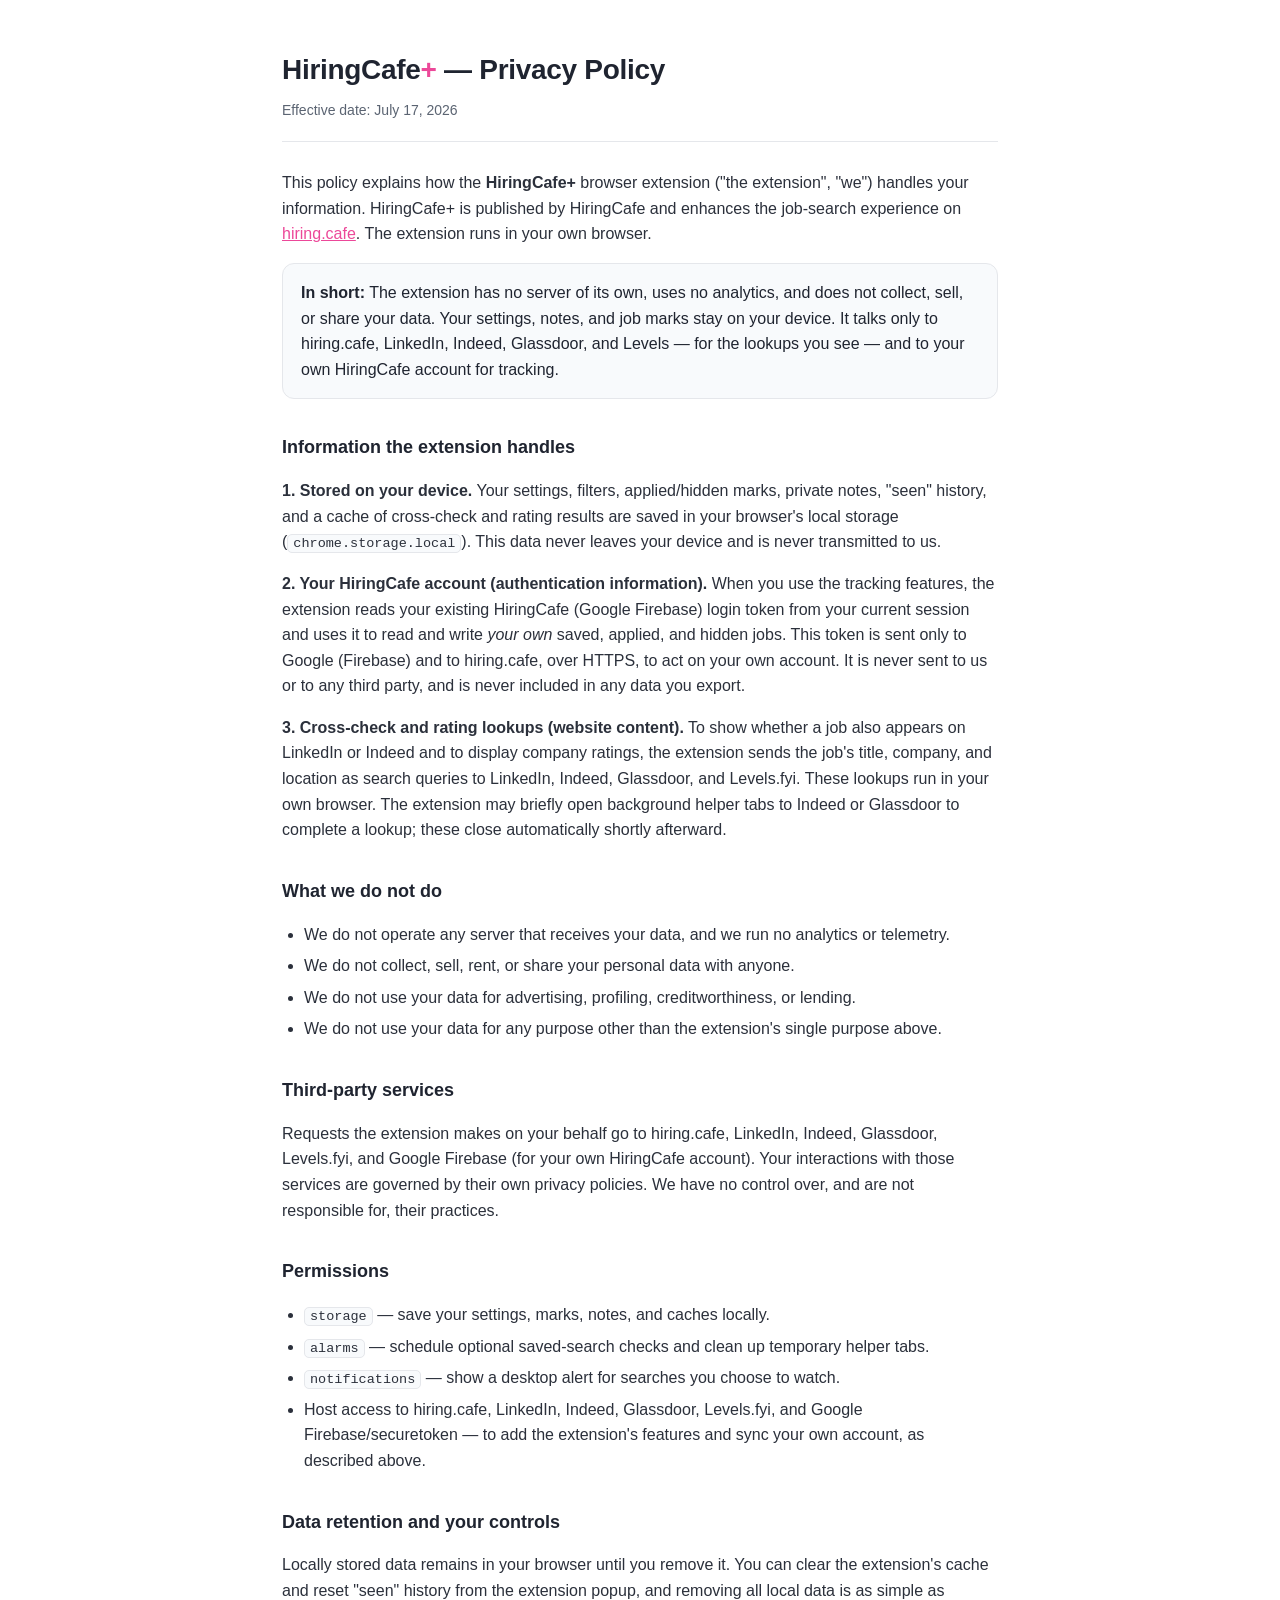
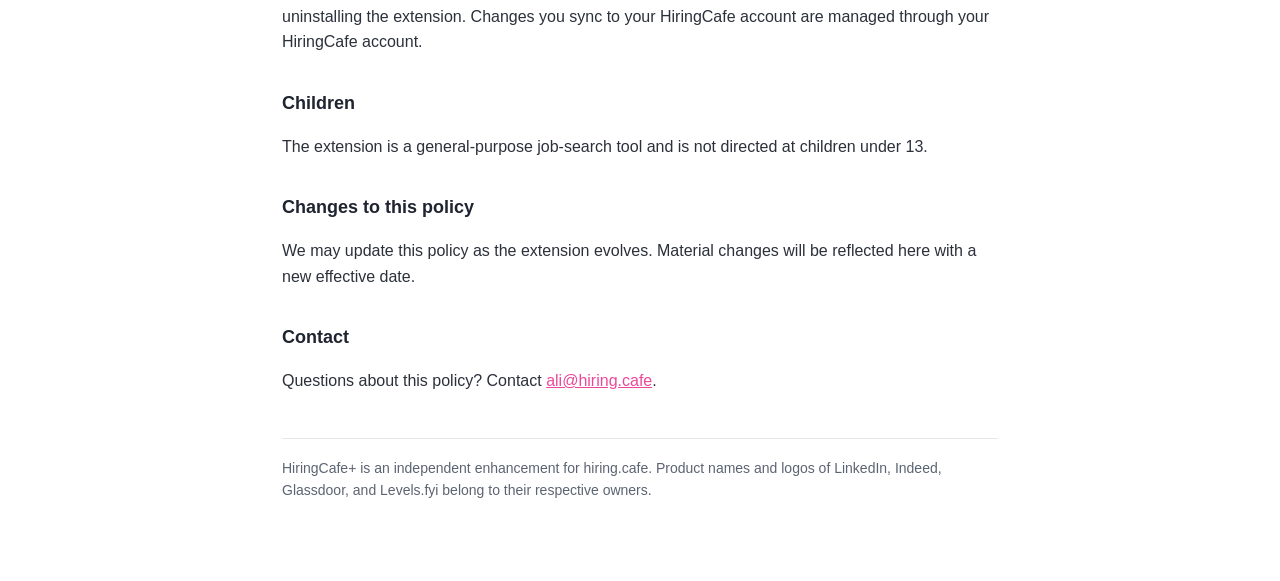
<file: docs/index.html>
<!DOCTYPE html>
<html lang="en">
<head>
<meta charset="utf-8">
<meta name="viewport" content="width=device-width, initial-scale=1">
<title>HiringCafe+ — Privacy Policy</title>
<style>
  :root { --pink:#ec4899; --fg:#1f2430; --muted:#5b6472; --line:#e5e7eb; --bg:#ffffff; --soft:#f8fafc; }
  * { box-sizing:border-box; }
  body { margin:0; background:var(--bg); color:var(--fg); font:16px/1.6 -apple-system,BlinkMacSystemFont,"Segoe UI",Roboto,Helvetica,Arial,sans-serif; }
  .wrap { max-width:760px; margin:0 auto; padding:48px 22px 80px; }
  header { border-bottom:1px solid var(--line); padding-bottom:20px; margin-bottom:28px; }
  h1 { font-size:28px; font-weight:800; letter-spacing:-.3px; margin:0 0 6px; }
  h1 span { color:var(--pink); }
  .date { color:var(--muted); font-size:14px; }
  h2 { font-size:18px; font-weight:700; margin:34px 0 10px; }
  p, li { color:#2b303b; }
  a { color:var(--pink); }
  .tldr { background:var(--soft); border:1px solid var(--line); border-radius:12px; padding:16px 18px; }
  .tldr strong { color:var(--fg); }
  ul { padding-left:22px; }
  li { margin:6px 0; }
  code { background:var(--soft); border:1px solid var(--line); border-radius:5px; padding:1px 5px; font-size:13.5px; }
  footer { margin-top:44px; padding-top:18px; border-top:1px solid var(--line); color:var(--muted); font-size:14px; }
  @media (prefers-color-scheme: dark) {
    :root { --fg:#e7e9ee; --muted:#9aa3b2; --line:#2a2f3a; --bg:#14161c; --soft:#1c2029; }
    body { background:var(--bg); color:var(--fg); }
    p, li { color:#d4d8e0; }
  }
</style>
</head>
<body>
<div class="wrap">
  <header>
    <h1>HiringCafe<span>+</span> — Privacy Policy</h1>
    <div class="date">Effective date: July 17, 2026</div>
  </header>

  <p>This policy explains how the <strong>HiringCafe+</strong> browser extension ("the extension", "we") handles your information. HiringCafe+ is published by HiringCafe and enhances the job-search experience on <a href="https://hiring.cafe">hiring.cafe</a>. The extension runs in your own browser.</p>

  <div class="tldr">
    <strong>In short:</strong> The extension has no server of its own, uses no analytics, and does not collect, sell, or share your data. Your settings, notes, and job marks stay on your device. It talks only to hiring.cafe, LinkedIn, Indeed, Glassdoor, and Levels — for the lookups you see — and to your own HiringCafe account for tracking.
  </div>

  <h2>Information the extension handles</h2>

  <p><strong>1. Stored on your device.</strong> Your settings, filters, applied/hidden marks, private notes, "seen" history, and a cache of cross-check and rating results are saved in your browser's local storage (<code>chrome.storage.local</code>). This data never leaves your device and is never transmitted to us.</p>

  <p><strong>2. Your HiringCafe account (authentication information).</strong> When you use the tracking features, the extension reads your existing HiringCafe (Google Firebase) login token from your current session and uses it to read and write <em>your own</em> saved, applied, and hidden jobs. This token is sent only to Google (Firebase) and to hiring.cafe, over HTTPS, to act on your own account. It is never sent to us or to any third party, and is never included in any data you export.</p>

  <p><strong>3. Cross-check and rating lookups (website content).</strong> To show whether a job also appears on LinkedIn or Indeed and to display company ratings, the extension sends the job's title, company, and location as search queries to LinkedIn, Indeed, Glassdoor, and Levels.fyi. These lookups run in your own browser. The extension may briefly open background helper tabs to Indeed or Glassdoor to complete a lookup; these close automatically shortly afterward.</p>

  <h2>What we do not do</h2>
  <ul>
    <li>We do not operate any server that receives your data, and we run no analytics or telemetry.</li>
    <li>We do not collect, sell, rent, or share your personal data with anyone.</li>
    <li>We do not use your data for advertising, profiling, creditworthiness, or lending.</li>
    <li>We do not use your data for any purpose other than the extension's single purpose above.</li>
  </ul>

  <h2>Third-party services</h2>
  <p>Requests the extension makes on your behalf go to hiring.cafe, LinkedIn, Indeed, Glassdoor, Levels.fyi, and Google Firebase (for your own HiringCafe account). Your interactions with those services are governed by their own privacy policies. We have no control over, and are not responsible for, their practices.</p>

  <h2>Permissions</h2>
  <ul>
    <li><code>storage</code> — save your settings, marks, notes, and caches locally.</li>
    <li><code>alarms</code> — schedule optional saved-search checks and clean up temporary helper tabs.</li>
    <li><code>notifications</code> — show a desktop alert for searches you choose to watch.</li>
    <li>Host access to hiring.cafe, LinkedIn, Indeed, Glassdoor, Levels.fyi, and Google Firebase/securetoken — to add the extension's features and sync your own account, as described above.</li>
  </ul>

  <h2>Data retention and your controls</h2>
  <p>Locally stored data remains in your browser until you remove it. You can clear the extension's cache and reset "seen" history from the extension popup, and removing all local data is as simple as uninstalling the extension. Changes you sync to your HiringCafe account are managed through your HiringCafe account.</p>

  <h2>Children</h2>
  <p>The extension is a general-purpose job-search tool and is not directed at children under 13.</p>

  <h2>Changes to this policy</h2>
  <p>We may update this policy as the extension evolves. Material changes will be reflected here with a new effective date.</p>

  <h2>Contact</h2>
  <p>Questions about this policy? Contact <a href="mailto:ali@hiring.cafe">ali@hiring.cafe</a>.</p>

  <footer>HiringCafe+ is an independent enhancement for hiring.cafe. Product names and logos of LinkedIn, Indeed, Glassdoor, and Levels.fyi belong to their respective owners.</footer>
</div>
</body>
</html>
</file>
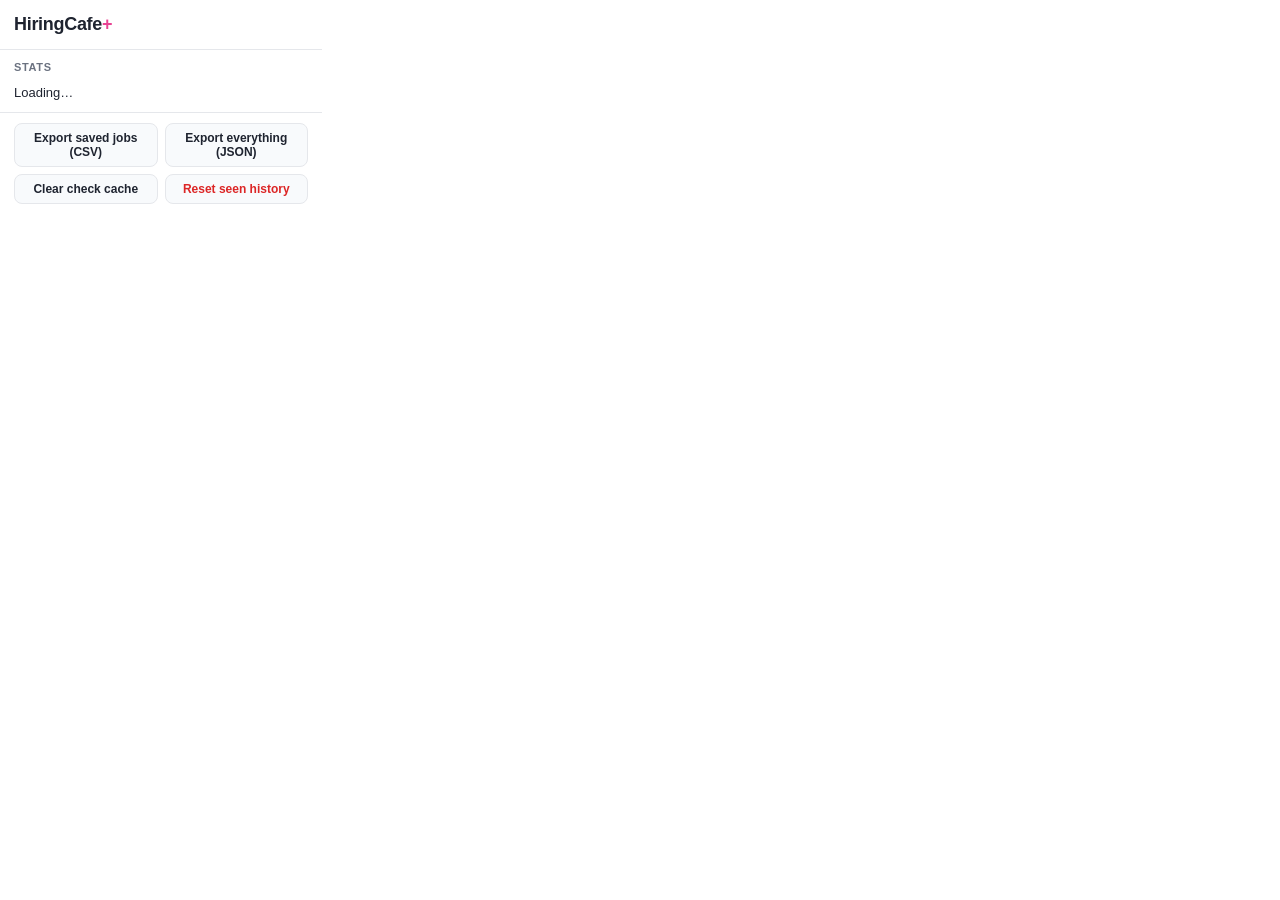
<file: popup/popup.html>
<!DOCTYPE html>
<html>
<head>
  <meta charset="utf-8">
  <link rel="stylesheet" href="popup.css">
</head>
<body>
  <header>
    <h1>HiringCafe<span>+</span></h1>
    <span class="ver" id="ver"></span>
  </header>

  <div id="sections"></div>

  <section class="stats">
    <h2>Stats</h2>
    <div id="stats-body">Loading…</div>
  </section>

  <section class="actions">
    <button id="btn-export-csv">Export saved jobs (CSV)</button>
    <button id="btn-export-json">Export everything (JSON)</button>
    <button id="btn-clear-cache">Clear check cache</button>
    <button id="btn-reset-seen" class="danger">Reset seen history</button>
  </section>
  <script src="popup.js"></script>
</body>
</html>
</file>
<file: popup/popup.css>
:root {
  --pink: #e84393;
  --bg: #ffffff;
  --fg: #1f2430;
  --muted: #6b7280;
  --line: #e5e7eb;
  --card: #f8fafc;
}
@media (prefers-color-scheme: dark) {
  :root {
    --bg: #14161c; --fg: #e7e9ee; --muted: #9aa3b2; --line: #2a2f3a; --card: #1c2029;
  }
}
* { box-sizing: border-box; }
body {
  width: 322px; margin: 0; padding: 0 0 10px;
  font: 13px/1.4 -apple-system, BlinkMacSystemFont, "Segoe UI", Roboto, sans-serif;
  background: var(--bg); color: var(--fg);
}
header {
  position: sticky; top: 0; z-index: 5;
  display: flex; align-items: baseline; gap: 8px;
  padding: 12px 14px; background: var(--bg); border-bottom: 1px solid var(--line);
}
header h1 { margin: 0; font-size: 18px; font-weight: 800; letter-spacing: -.3px; }
header h1 span { color: var(--pink); }
.ver { color: var(--muted); font-size: 11px; }
section { padding: 10px 14px; border-bottom: 1px solid var(--line); }
h2 { margin: 0 0 8px; font-size: 11px; text-transform: uppercase; letter-spacing: .06em; color: var(--muted); }
.toggles label {
  display: flex; align-items: center; gap: 7px; padding: 3px 0; cursor: pointer; font-size: 12.5px;
}
.toggles input[type=checkbox] { accent-color: var(--pink); width: 15px; height: 15px; }
label.sel { justify-content: space-between; }
label.sel select {
  font-size: 12px; padding: 2px 4px; border-radius: 6px; border: 1px solid var(--line);
  background: var(--card); color: var(--fg);
}
.stats table { width: 100%; border-collapse: collapse; }
.stats td { padding: 2px 0; font-size: 12px; }
.stats td:last-child { text-align: right; color: var(--muted); }
.actions { display: grid; grid-template-columns: 1fr 1fr; gap: 7px; border-bottom: none; }
.actions button {
  padding: 7px 8px; border: 1px solid var(--line); border-radius: 8px; cursor: pointer;
  background: var(--card); color: var(--fg); font-size: 12px; font-weight: 600;
}
.actions button:hover { border-color: var(--pink); }
.actions .danger { color: #dc2626; }
.actions .danger:hover { border-color: #dc2626; }
footer { padding: 10px 14px 0; font-size: 10.5px; color: var(--muted); }
footer b { color: var(--pink); }
</file>
